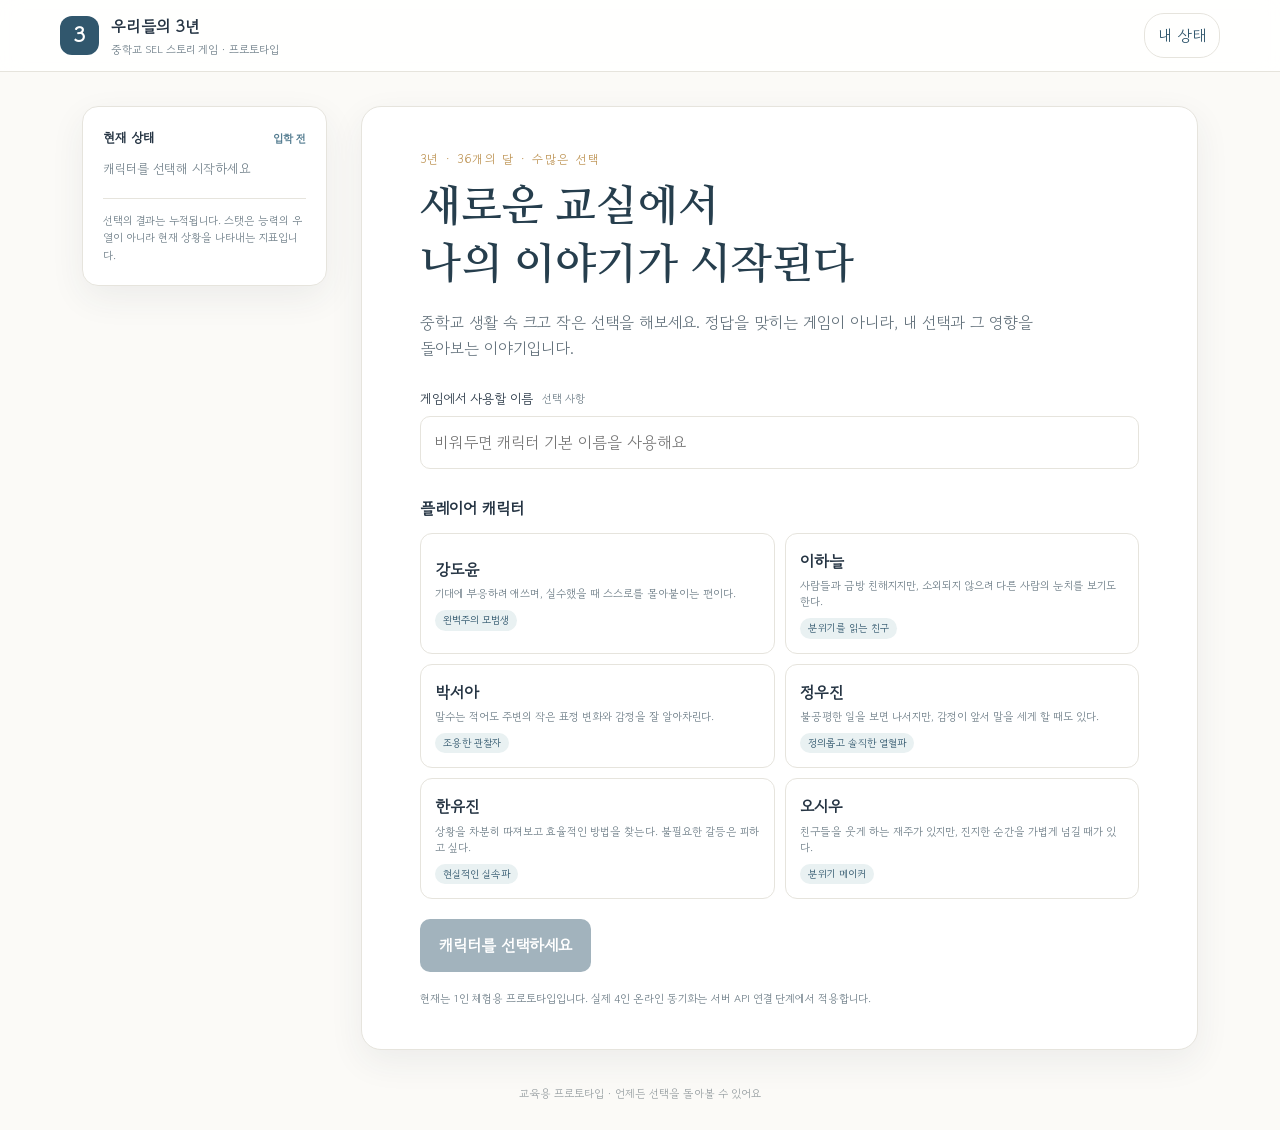
<file: sel_text_game_prototype/index.html>
<!doctype html>
<html lang="ko">
<head>
  <meta charset="utf-8">
  <meta name="viewport" content="width=device-width, initial-scale=1">
  <meta name="description" content="중학교 3년을 살아가는 SEL 텍스트 게임 프로토타입">
  <title>우리들의 3년 — SEL 스토리 게임</title>
  <link rel="stylesheet" href="style.css">
  <script defer src="js/data.js"></script>
  <script defer src="js/sync.js"></script>
  <script defer src="js/game.js"></script>
  <script defer src="js/ui.js"></script>
</head>
<body>
  <header class="topbar">
    <div class="brand"><span class="brand-mark">3</span><div><strong>우리들의 3년</strong><small>중학교 SEL 스토리 게임 · 프로토타입</small></div></div>
    <div class="top-actions"><button id="toggleStats" class="quiet-button" type="button">내 상태</button><button id="resetGame" class="quiet-button" type="button" hidden>처음부터</button></div>
  </header>
  <main class="layout">
    <aside id="statsPanel" class="stats-panel" aria-label="현재 스탯">
      <div class="panel-heading"><span>현재 상태</span><span id="gradeLabel">입학 전</span></div>
      <div id="playerLabel" class="player-label">캐릭터를 선택해 시작하세요</div>
      <div id="statList" class="stat-list"></div>
      <div class="panel-note">선택의 결과는 누적됩니다. 스탯은 능력의 우열이 아니라 현재 상황을 나타내는 지표입니다.</div>
    </aside>
    <section class="game-column">
      <section id="setup" class="setup-card">
        <p class="eyebrow">3년 · 36개의 달 · 수많은 선택</p>
        <h1>새로운 교실에서<br>나의 이야기가 시작된다</h1>
        <p class="intro">중학교 생활 속 크고 작은 선택을 해보세요. 정답을 맞히는 게임이 아니라, 내 선택과 그 영향을 돌아보는 이야기입니다.</p>
        <label class="field-label" for="playerName">게임에서 사용할 이름 <span>선택 사항</span></label>
        <input id="playerName" maxlength="16" placeholder="비워두면 캐릭터 기본 이름을 사용해요">
        <h2 class="choose-heading">플레이어 캐릭터</h2>
        <div id="characterGrid" class="character-grid"></div>
        <button id="startGame" class="primary-button" type="button" disabled>캐릭터를 선택하세요</button>
        <p class="setup-footnote">현재는 1인 체험용 프로토타입입니다. 실제 4인 온라인 동기화는 서버 API 연결 단계에서 적용합니다.</p>
      </section>
      <section id="story" class="story" aria-live="polite" hidden>
        <div class="story-intro"><span class="eyebrow">나의 중학교 생활</span><h1 id="storyTitle">—</h1><p id="storySubtitle"></p></div>
        <div id="storyLog" class="story-log"></div>
        <div id="activeTurn" class="active-turn"></div>
      </section>
    </section>
  </main>
  <footer>교육용 프로토타입 · 언제든 선택을 돌아볼 수 있어요</footer>
</body>
</html>
</file>
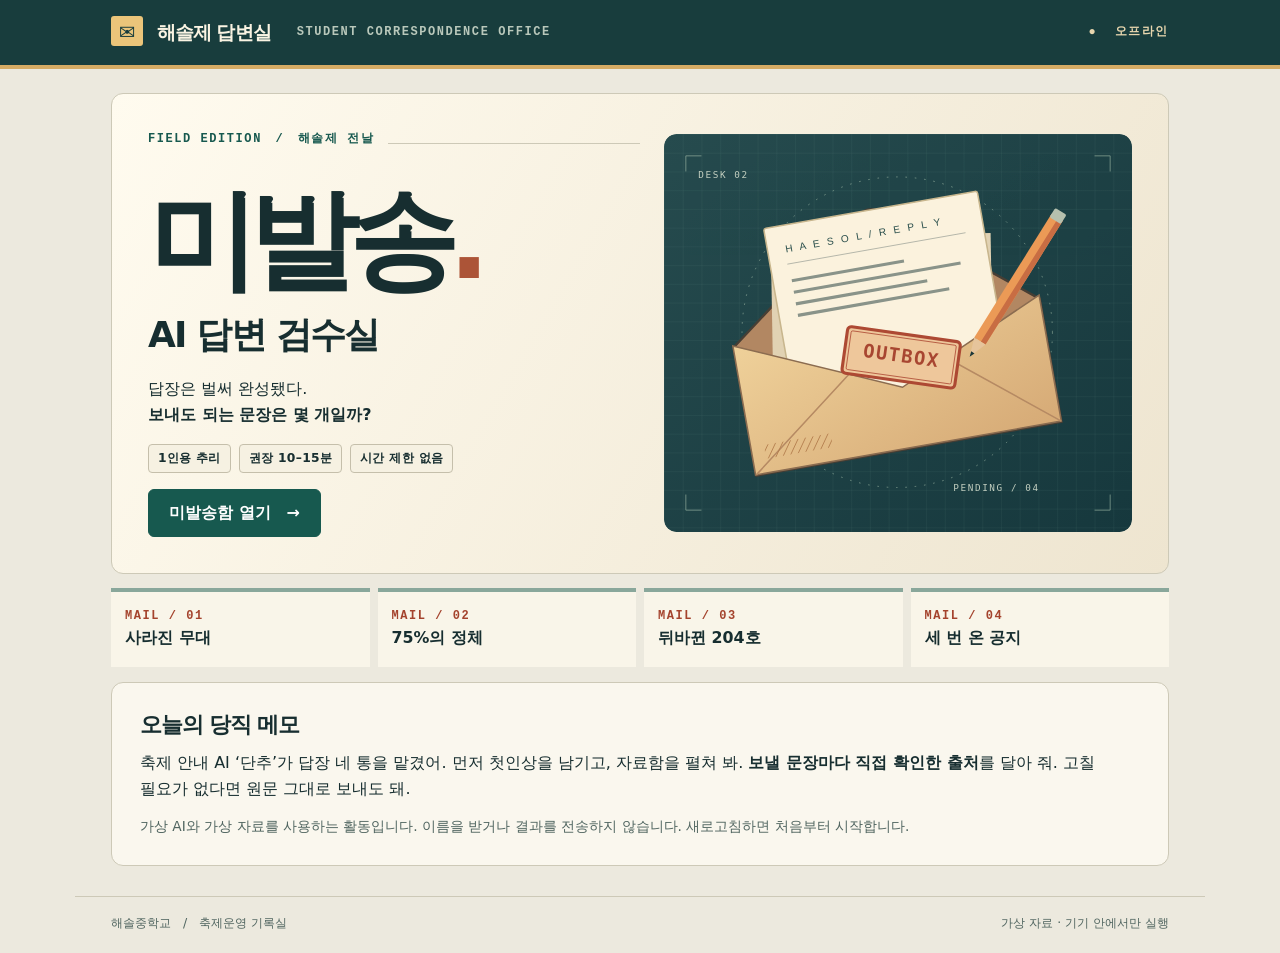
<file: 미발송_수정용소스/index.html>
<!doctype html><html lang="ko"><head><meta charset="utf-8"><meta name="viewport" content="width=device-width,initial-scale=1"><meta name="theme-color" content="#143a3a"><title>미발송 · AI 답변 검수실</title><link rel="stylesheet" href="style.css"></head><body><a href="#app" class="skip">게임 본문으로 이동</a><header><div class="mast"><strong class="identity"><span class="sig">✉</span> 해솔제 답변실</strong><span class="mastmid">STUDENT CORRESPONDENCE OFFICE</span><span class="local">● &nbsp;오프라인</span></div></header><main id="app" tabindex="-1"></main><footer><span>해솔중학교　/　축제운영 기록실</span><span>가상 자료 · 기기 안에서만 실행</span></footer><div aria-live="polite" class="sr" id="announce"></div><script src="cases.js"></script><script src="rules.js"></script><script src="handoff.js"></script><script src="game.js"></script></body></html>
</file>
<file: sel_text_game_prototype/style.css>
@import url('https://fonts.googleapis.com/css2?family=Gowun+Dodum&family=Nanum+Myeongjo:wght@400;700&display=swap');
:root{--ink:#253443;--muted:#71808a;--paper:#fbfaf7;--card:#fff;--line:#e6e4dd;--blue:#557d91;--blue-dark:#31576d;--mint:#dcebe4;--peach:#f3e4db;--gold:#bd9353;--shadow:0 12px 35px rgba(36,52,67,.07)}
*{box-sizing:border-box}body{margin:0;background:var(--paper);color:var(--ink);font-family:'Gowun Dodum',sans-serif;line-height:1.65}.topbar{height:72px;display:flex;align-items:center;justify-content:space-between;padding:0 max(22px,calc((100vw - 1160px)/2));border-bottom:1px solid var(--line);background:rgba(255,255,255,.86);position:sticky;top:0;z-index:5;backdrop-filter:blur(10px)}.brand{display:flex;gap:12px;align-items:center}.brand-mark{background:var(--blue-dark);color:white;border-radius:12px;width:39px;height:39px;display:grid;place-items:center;font-weight:bold;font-size:21px}.brand strong,.brand small{display:block}.brand strong{letter-spacing:.02em}.brand small{font-size:11px;color:var(--muted)}.top-actions{display:flex;gap:8px}.quiet-button{background:transparent;border:1px solid var(--line);padding:8px 13px;border-radius:20px;color:var(--blue-dark);font:inherit;cursor:pointer}.layout{max-width:1160px;margin:34px auto;padding:0 22px;display:grid;grid-template-columns:245px minmax(0,1fr);gap:34px;align-items:start}.stats-panel{position:sticky;top:96px;background:#fff;border:1px solid var(--line);border-radius:16px;padding:20px;box-shadow:var(--shadow)}.panel-heading{display:flex;justify-content:space-between;align-items:center;font-size:13px;font-weight:bold}.panel-heading span:last-child{color:var(--blue);font-size:11px}.player-label{font-size:13px;color:var(--muted);margin:10px 0 17px}.stat-row{margin:14px 0}.stat-name{display:flex;justify-content:space-between;font-size:12px;margin-bottom:5px}.stat-name span:last-child{font-weight:bold;color:var(--blue-dark)}.meter{height:7px;border-radius:9px;background:#edf0ef;overflow:hidden}.meter i{display:block;height:100%;border-radius:9px;background:var(--blue);transition:width .4s}.stat-row.stress .meter i{background:#d18471}.panel-note{font-size:11px;line-height:1.6;color:var(--muted);border-top:1px solid var(--line);padding-top:13px;margin-top:18px}.game-column{min-width:0}.setup-card{background:var(--card);border:1px solid var(--line);border-radius:20px;padding:42px clamp(22px,5vw,58px);box-shadow:var(--shadow)}.eyebrow{color:var(--gold);font-size:12px;letter-spacing:.12em;text-transform:uppercase;margin:0 0 10px}.setup-card h1,.story-intro h1{font-family:'Nanum Myeongjo',serif;font-size:clamp(28px,4vw,43px);line-height:1.35;margin:0 0 14px;color:#263e4d}.intro{max-width:620px;color:#65737d;margin:0 0 26px}.field-label{font-size:13px;display:flex;gap:9px;align-items:center;margin-bottom:7px}.field-label span{font-size:11px;color:var(--muted)}input{width:100%;border:1px solid var(--line);border-radius:10px;padding:12px 14px;font:inherit;outline:none}input:focus{border-color:var(--blue)}.choose-heading{font-size:16px;margin:26px 0 12px}.character-grid{display:grid;grid-template-columns:repeat(2,minmax(0,1fr));gap:10px}.character-card{border:1px solid var(--line);background:#fff;border-radius:12px;padding:14px;text-align:left;color:var(--ink);font:inherit;cursor:pointer;transition:.18s}.character-card:hover{border-color:#9bb8c6;transform:translateY(-1px)}.character-card.selected{border:2px solid var(--blue);background:#f4f8f8;padding:13px}.character-card strong{display:block;margin-bottom:4px}.character-card small{display:block;color:var(--muted);font-size:11px;line-height:1.45}.character-card .tag{display:inline-block;margin-top:8px;color:var(--blue-dark);background:#e9f1f2;border-radius:12px;padding:2px 8px;font-size:10px}.primary-button{border:0;background:var(--blue-dark);color:#fff;border-radius:10px;padding:13px 19px;font:inherit;font-weight:bold;cursor:pointer;margin-top:20px}.primary-button:disabled{opacity:.45;cursor:not-allowed}.setup-footnote{font-size:11px;color:var(--muted);margin:17px 0 0}.story{background:#fff;border:1px solid var(--line);border-radius:20px;box-shadow:var(--shadow);overflow:hidden}.story-intro{padding:28px 34px 19px;background:linear-gradient(130deg,#f5f2e9,#edf4f1)}.story-intro h1{font-size:30px;margin:0}.story-intro p{margin:4px 0 0;color:var(--muted);font-size:13px}.story-log{padding:6px 34px 0}.log-entry{padding:21px 0;border-bottom:1px solid #efeee9;animation:appear .35s ease}.log-entry .log-meta{font-size:11px;color:var(--gold);letter-spacing:.04em;margin-bottom:6px}.log-entry h2{font:700 19px 'Nanum Myeongjo',serif;margin:0 0 8px;color:#314f61}.log-entry p{margin:0;color:#46535c;white-space:pre-line}.log-entry .choice-line{border-left:3px solid #a8bfbe;padding:4px 0 4px 12px;color:#52636b}.log-entry .impact{font-size:12px;color:var(--blue-dark);margin-top:7px}.active-turn{padding:20px 34px 30px}.turn-header{display:flex;justify-content:space-between;gap:14px;align-items:center;margin-bottom:12px}.turn-header h2{font:700 21px 'Nanum Myeongjo',serif;margin:0}.timer{background:#f3f0e7;color:#765f38;border-radius:18px;padding:4px 11px;font-size:12px;font-variant-numeric:tabular-nums}.timer.urgent{background:#fbe7e1;color:#a84d3e}.prompt{color:#53636c;margin:0 0 16px}.choices{display:grid;gap:9px}.choice-button{display:flex;align-items:flex-start;gap:12px;text-align:left;width:100%;padding:12px 14px;background:#fff;border:1px solid var(--line);border-radius:11px;color:var(--ink);font:inherit;cursor:pointer;transition:.15s}.choice-button:hover{border-color:#91adbb;background:#f8fbfb}.choice-number{flex:0 0 24px;width:24px;height:24px;border-radius:50%;display:grid;place-items:center;background:#edf2f2;color:var(--blue-dark);font-size:12px;font-weight:bold}.choice-copy strong{display:block;font-size:13px}.choice-copy small{display:block;color:var(--muted);font-size:11px;margin-top:2px}.choice-button.locked{opacity:.55;cursor:not-allowed;background:#f6f5f2}.locked-label{font-size:10px;color:#9a6d42;margin-left:5px}.next-button{margin-top:16px}.ending-card{padding:22px;background:#f5f6f2;border-radius:14px}.ending-card h2{font:700 22px 'Nanum Myeongjo',serif}.ending-card p{white-space:pre-line}.reflection{background:#eef4f2;padding:12px 15px;border-radius:10px;margin-top:14px;font-size:13px}footer{color:#99a0a3;text-align:center;font-size:11px;padding:0 12px 28px}.hidden{display:none!important}@keyframes appear{from{opacity:0;transform:translateY(6px)}to{opacity:1;transform:translateY(0)}}@media(max-width:760px){.layout{display:flex;flex-direction:column;margin:18px auto;gap:14px}.stats-panel{position:static;width:100%;padding:13px 17px}.panel-note{display:none}.stat-list{display:grid;grid-template-columns:1fr 1fr;gap:0 14px}.stat-row{margin:7px 0}.setup-card{padding:28px 20px}.character-grid{grid-template-columns:1fr}.story-intro{padding:23px 20px}.story-log{padding:0 20px}.active-turn{padding:17px 20px 24px}.topbar{padding:0 15px}.brand small{display:none}}
</file>
<file: 미발송_수정용소스/style.css>
:root{--ink:#172e30;--green:#17594f;--paper:#faf7ee;--cream:#f3eee2;--line:#cdc9b7;--muted:#506560;--amber:#edbd67;--rust:#a4432d;--mono:ui-monospace,Consolas,monospace}*{box-sizing:border-box}html{font:16px/1.65 'Apple SD Gothic Neo','Malgun Gothic',system-ui,sans-serif;color:var(--ink);background:#ece9de;word-break:keep-all;overflow-wrap:anywhere}body{margin:0;background:radial-gradient(#56655b12 .7px,transparent .7px);background-size:6px 6px}header{background:#183d3d;color:#faf4e3;border-bottom:4px solid #d5ab64}.mast,main,footer{width:min(1130px,100%);margin:auto;padding:0 clamp(14px,3vw,36px)}.mast{min-height:65px;display:flex;align-items:center;gap:26px}.identity{font-size:19px;letter-spacing:-.05em}.sig{display:inline-grid;place-items:center;width:32px;height:30px;background:#ebc57a;color:#183d3d;border-radius:3px;margin-right:8px;font-size:20px}.mastmid,.ey,.num,.docid,.local{font:700 .75rem/1.55 var(--mono);letter-spacing:.13em}.mastmid{color:#b9c8bb}.local{margin-left:auto;color:#e7d6ae;white-space:nowrap}main{min-height:72vh;padding-top:24px;padding-bottom:30px}footer{border-top:1px solid var(--line);padding-top:16px;padding-bottom:18px;color:var(--muted);font-size:.78rem;display:flex;justify-content:space-between;gap:15px}h1,h2,h3,h4,p{margin:0}h1,h2,h3,h4{line-height:1.26;letter-spacing:-.05em}h1{font-size:clamp(4.2rem,8.6vw,7.3rem);margin:14px 0 3px;letter-spacing:-.09em}h2{font-size:clamp(1.7rem,4vw,2.6rem)}h3{font-size:1.35rem}h4{font-size:1.12rem}.ey{display:block;color:var(--green);margin-bottom:8px}.muted,.fine{color:var(--muted)}.fine{font-size:.86rem}.space>*+*{margin-top:12px}.paper,.hero,.card,.dark{border:1px solid var(--line);background:var(--paper);border-radius:12px}.hero{padding:clamp(18px,3vw,36px);display:grid;grid-template-columns:1.05fr 1fr;align-items:center;gap:24px;background:linear-gradient(120deg,#fffbef,#eee5d0)}.heroart{width:100%;height:auto;display:block;border-radius:12px}.hero h2{font-size:clamp(1.35rem,3vw,2.25rem);font-weight:650;margin-bottom:18px}.hero p{max-width:34em}.keyline{display:flex;align-items:center;gap:14px}.keyline:after{content:'';height:1px;background:var(--line);flex:1}.chips,.row,.actions,.choices{display:flex;align-items:center;flex-wrap:wrap;gap:8px}.chips{margin:16px 0}.chip,.stamp,.count,.status{display:inline-block;padding:3px 9px;border:1px solid #c5bfab;font-size:.77rem;letter-spacing:.025em;background:#f6f1e2;border-radius:4px;font-weight:700}.count{background:#dce9de;border-color:#9cbcab;color:#164e43}.stamp{border:2px double var(--rust);color:var(--rust);transform:rotate(-3deg)}.paper,.card,.dark{padding:clamp(15px,2.5vw,28px)}.paper+.paper,.gap{margin-top:15px}.dark{background:#1d4140;color:#fff6e5;border-color:#1d4140}.dark .ey{color:#e5c587}.dark .fine{color:#d1dfd3}.heroqueue{display:grid;grid-template-columns:repeat(4,1fr);gap:8px;margin-top:14px}.packet{padding:15px 14px;border-top:4px solid #89a79b;background:#f9f5e9}.num{color:var(--rust);display:block}.packet b{font-size:.99rem}.bar{display:grid;grid-template-columns:repeat(4,1fr);gap:6px;margin-bottom:16px}.bar div{border-top:4px solid #c8c7b7;color:#62716a;padding:5px 0;font-size:.82rem}.bar .here{border-color:#b95d37;color:var(--ink);font-weight:800}.bar .done{border-color:#398071}.head{display:flex;align-items:center;justify-content:space-between;gap:12px;margin:8px 0 14px}.subnav{display:flex;gap:6px;flex-wrap:wrap;margin-bottom:14px}.subnav button{font-size:.86rem}.cols{display:grid;grid-template-columns:minmax(0,.88fr) minmax(0,1.35fr);gap:14px;align-items:start}.stack>*+*{margin-top:12px}button{font:inherit;line-height:1.5;color:var(--ink);border:1px solid #afb8aa;background:#fffdf4;border-radius:6px;min-height:44px;padding:8px 13px;cursor:pointer;font-weight:620;max-width:100%;text-align:left}button:hover:enabled{border-color:var(--green);background:#e8f1e5}button.sel,button.sel:hover{color:#123f34;background:#dfebdd;border:2px solid #337963;padding:7px 12px}button.sel:before{content:'✓ ';color:#176250}button.primary,button.primary:hover{background:var(--green);color:white;border:1px solid var(--green);padding:11px 20px}button.secondary{background:#f1eddf}.wide{display:block;width:100%}button:disabled{cursor:not-allowed;opacity:.52}button:focus-visible,a:focus-visible,input:focus-visible,select:focus-visible,summary:focus-visible{outline:3px solid #b6681d;outline-offset:3px}.actions{margin-top:18px;align-items:center}.actions .fine{flex:1 1 220px}.label{display:block;color:var(--muted);font-size:.83rem;margin-bottom:3px}.letter{border-left:4px solid #b78345;background:#f2e7d2;padding:15px 18px;border-radius:3px}.letter strong{font-size:1.15rem}.letter p{margin-top:5px}.ai{border:1px dashed #76988b;background:#e9f0e8;padding:14px;border-radius:6px}.ai p+p{margin-top:6px}.answerline{padding:10px 0;border-bottom:1px solid #cbd4c7}.answerline:last-child{border:0}.optgroup{margin-top:12px}.optgroup button,.filebtn,.clopts button{margin-bottom:6px}.filebtn{display:block;width:100%;border-left:4px solid #ab936e;padding:11px 14px}.filebtn.current{background:#e5eee1;border-left-color:var(--green)}.filebtn small,.filebtn b{display:block}.filebtn small{font-weight:500;color:var(--muted)}.record{border:1px solid #c7c2b3;background:#fffdf4;border-radius:7px;overflow:hidden}.recordhead{padding:16px 18px 9px;border-bottom:1px dashed var(--line)}.recordbody{padding:16px 18px}.recordbody p+p{margin-top:8px}.slip{display:grid;gap:1px;margin-bottom:12px}.slip span{font-size:.85rem;color:var(--muted)}.slip b{font-size:1.16rem}.gridtable{max-width:100%;margin:8px 0}table{border-collapse:collapse;width:100%;font-size:.92rem}th,td{padding:8px 5px;text-align:left;border-bottom:1px solid #d1cdbe}th{background:#e9e7d9;color:#294d45}.chat{border-left:3px solid #acb9a3;padding:7px 11px;background:#f0f0e5}.chat b{display:block;font-size:.78rem;color:var(--green)}.hint{background:#f6ead1;border-left:3px solid #c49047;padding:10px 14px;border-radius:3px}.work{background:#f3f1e6}.field{margin-top:17px}.field>label,.field>strong{display:block;margin-bottom:7px}.field input{font:inherit;width:105px;padding:8px 10px;border:1px solid #8b9c90;border-radius:5px}.calco{font:700 1.12rem var(--mono);color:var(--green);margin-top:13px}.seg{border-top:1px solid var(--line);padding:12px 0}.docid{color:var(--rust)}.clopts button{display:flex;align-items:start;gap:10px;width:100%}.optlabel{flex:none;background:#ece9dc;border:1px solid #c9c9b9;border-radius:3px;padding:1px 5px;font-size:.74rem}.sources{padding:12px;background:#eceee3;border-radius:5px;margin-top:8px}.sources button{font-size:.83rem;min-height:40px}.slab{border-left:4px solid #779d86;background:#e8efe2;padding:12px 15px}.slab.warn{border-color:#bb8353;background:#f5ead9}.status{background:#e8f1e6}.summaryrow{border-top:1px solid var(--line);padding:14px 0}.summaryrow strong{font-size:1.13rem}details>summary{cursor:pointer;font-weight:700;padding:9px 0}.skip,.sr{position:absolute;width:1px;height:1px;overflow:hidden;clip-path:inset(50%)}.skip:focus{position:fixed;top:5px;left:5px;width:auto;height:auto;clip-path:none;background:white;padding:10px;z-index:9}.deadline{width:100%;height:5px;border-radius:2px;background:repeating-linear-gradient(90deg,#ce8a55 0 18px,transparent 18px 25px,#60877d 25px 43px,transparent 43px 50px);margin-bottom:12px}main:focus{outline:none}.minihero{display:flex;gap:15px;align-items:center}.avatar{display:grid;place-items:center;border-radius:50%;background:#e7c988;color:#3e4137;width:48px;height:48px;flex:none;font:700 23px/1.2 serif}.folio{font:700 3rem var(--mono);color:#dcbf86}.evidenceback{margin:8px 0}.recap{padding:8px 0;border-bottom:1px dashed var(--line)}@media(max-width:760px){.hero{grid-template-columns:1.3fr 1fr}.cols{grid-template-columns:1fr}.heroqueue{grid-template-columns:repeat(2,1fr)}.mastmid{display:none}.recordbody{padding:12px}.subnav{gap:4px}.subnav button{padding:8px 9px}.bar div{font-size:.74rem}.head{align-items:flex-start}.packet{padding:10px}.actions button{flex-grow:1}.field input{font-size:17px}}@media(max-width:540px){html{font-size:15.5px}.hero{grid-template-columns:1fr;gap:14px}.heroart{max-height:195px;object-fit:cover;object-position:50% 54%}.hero h1{margin-top:7px}.hero .chips{margin:9px 0}.bar .long{display:none}.mast{min-height:54px}.local{font-size:.68rem}.head .stamp{font-size:.68rem}footer{display:grid}.packet{font-size:.85rem}.dark,.card,.paper{padding:16px}.choices button{font-size:.91rem}.slip b{font-size:1.04rem}.evidenceback summary{font-size:.9rem}.actions .fine{flex-basis:100%}}@media print{header,.actions,.subnav,footer,button{display:none}main{width:100%;max-width:none}.paper,.card,.dark{break-inside:avoid}}
@media(max-width:760px){.cols{--editcols:1fr}}
</file>
